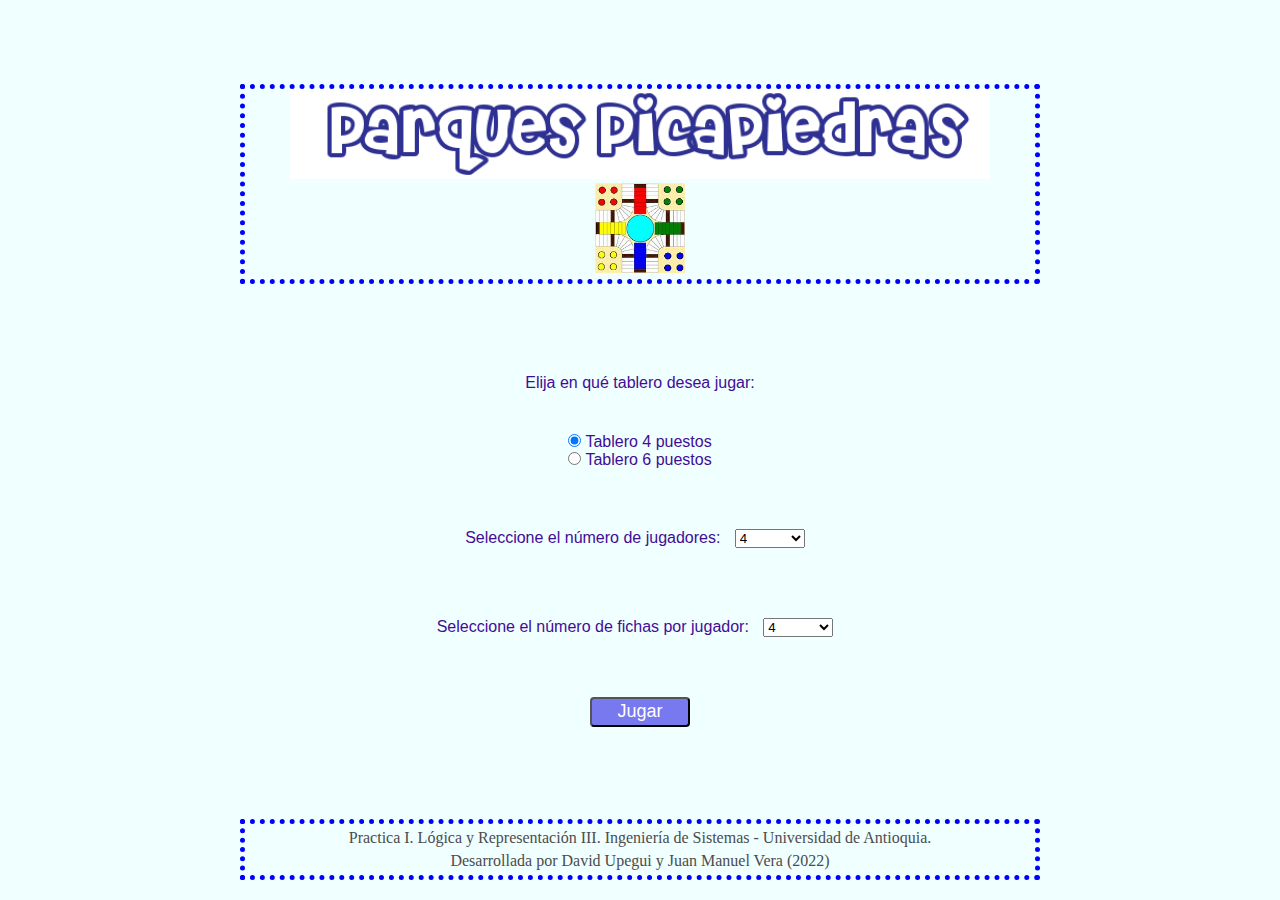
<file: index.html>
<!DOCTYPE html>
<html lang="en">
<head>
    <meta charset="UTF-8">
    <meta http-equiv="X-UA-Compatible" content="IE=edge">
    <meta name="viewport" content="width=device-width, initial-scale=1.0">
    <link rel="stylesheet" href="css/stylesIndex.css">
    <title>Document</title>
</head>
<body>
    <header id="head">
        <img alt="Parques picapiedras" src="css/titulo.png" id="titulo">
        <img alt="icono" src="css/parques.jfif" id="icono">
    </header>
    <div id="cont">
        <form method="post">
            <li>
                <p class="">Elija en qué tablero desea jugar:</p><br><br>
                <div id="options">
                    <input name="tamañoTablero" type="radio" id="tablero4" value="4" checked="true" class="btn-radio">
                    <label for="tablero4" class="label"> Tablero 4 puestos</label>
                    <br>
                    <input name="tamañoTablero" type="radio" id="tablero6" value="6" class="btn-radio">
                    <label for="tablero6" class="label"> Tablero 6 puestos</label>  
                </div>
                
            </li>
            <li>
                <label for="playerNumber">Seleccione el número de jugadores:</label>
                    <select name="selectPlayerNumber" id="playerNumber">
                        <option value="2">2</option>
                        <option value="3">3</option>
                        <option value="4" selected="selected">4</option>
                        <option value="5" id="option5">5</option>
                        <option value="6" id="option6">6</option>
                    </select>
            </li>
            <li>
                <label for="tabsNumber">Seleccione el número de fichas por jugador:</label>
                <select name="selectTabsNumber" id="tabsNumber">
                    <option value="2">2</option>
                    <option value="3">3</option>
                    <option value="4" selected="selected">4</option>
                </select>
            </li>
            <li>
                <input type="submit" value="Jugar" class="btn" id="btnSubmit">
            </li>
        </form>
    </div>
    <footer id="foot">
        <p>
            Practica I. Lógica y Representación III. Ingeniería de Sistemas - Universidad de Antioquia.
        </p>
        <p>
            Desarrollada por David Upegui y Juan Manuel Vera (2022)
        </p>
    </footer>
    <script src="./js/index.js"></script>
</body>
</html>
</file>
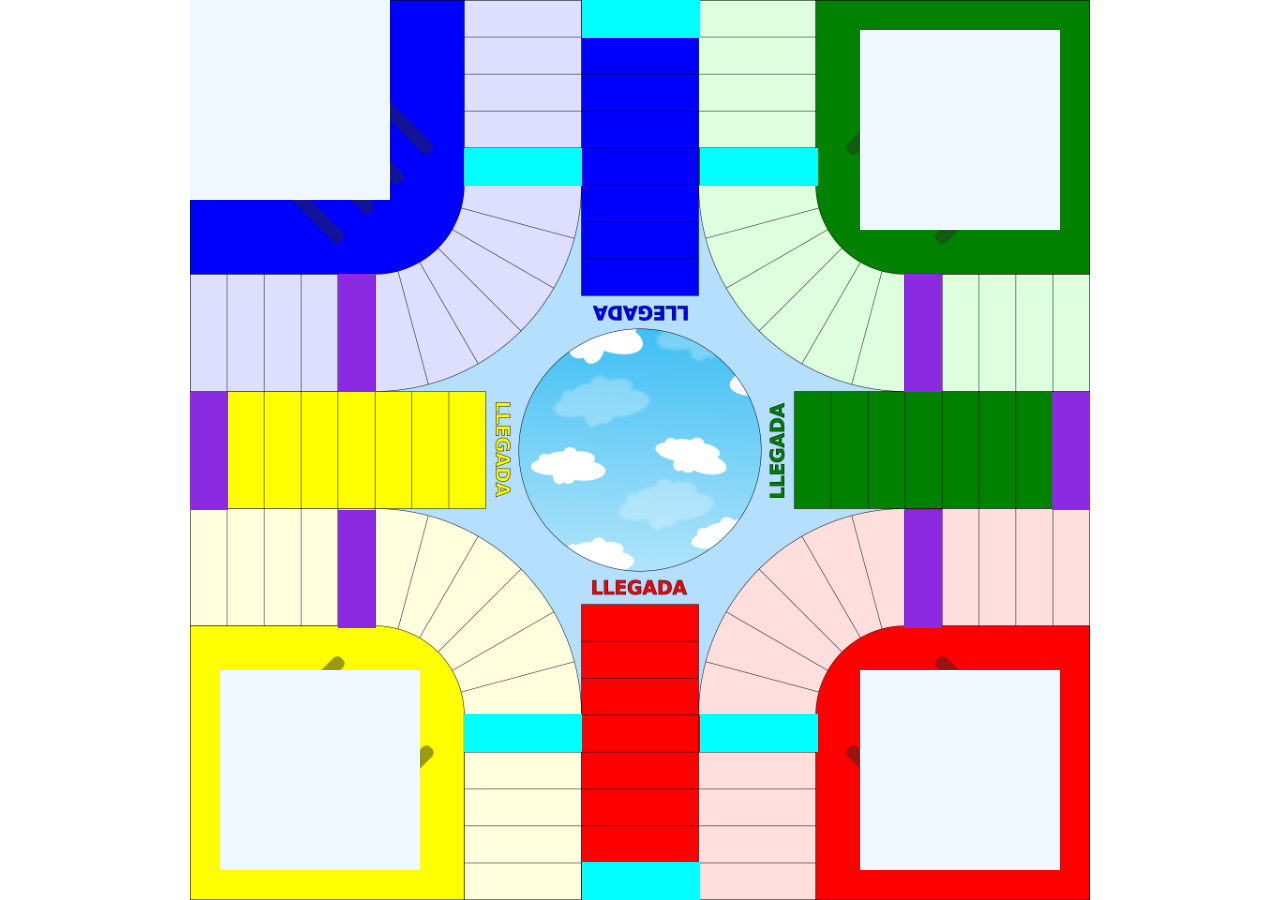
<file: Prueba/index.html>
<!DOCTYPE html>
<html lang="en">
<head>
    <meta charset="UTF-8">
    <meta http-equiv="X-UA-Compatible" content="IE=edge">
    <meta name="viewport" content="width=device-width, initial-scale=1.0">
    <title>Document</title>
    <link href="css/styles.css" rel="stylesheet">
</head>
<body>
    <div id="tablero">
        <div id="blueHouse" class="home">

        </div>
        <div id="blueSalida" class="casillaHorizontal">
            
        </div>
        <div id="blueSeguroUno" class="casillaHorizontal">
            
        </div>
        <div id="blueSeguroDos" class="casillaVertical">
            
        </div>


        <div id="yellowHouse" class="home">

        </div>
        <div id="yellowSalida" class="casillaVertical">
            
        </div>
        <div id="yellowSeguroUno" class="casillaVertical">
            
        </div>
        <div id="yellowSeguroDos" class="casillaHorizontal">
            
        </div>


        <div id="greenHouse" class="home">

        </div>
        <div id="greenSalida" class="casillaVertical">
            
        </div>
        <div id="greenSeguroUno" class="casillaVertical">
            
        </div>
        <div id="greenSeguroDos" class="casillaHorizontal">
            
        </div>


        <div id="redHouse" class="home">

        </div>
        <div id="redSalida" class="casillaHorizontal">
            
        </div>
        <div id="redSeguroUno" class="casillaHorizontal">
            
        </div>
        <div id="redSeguroDos" class="casillaVertical">
            
        </div>
    </div>
</body>
</html>
</file>
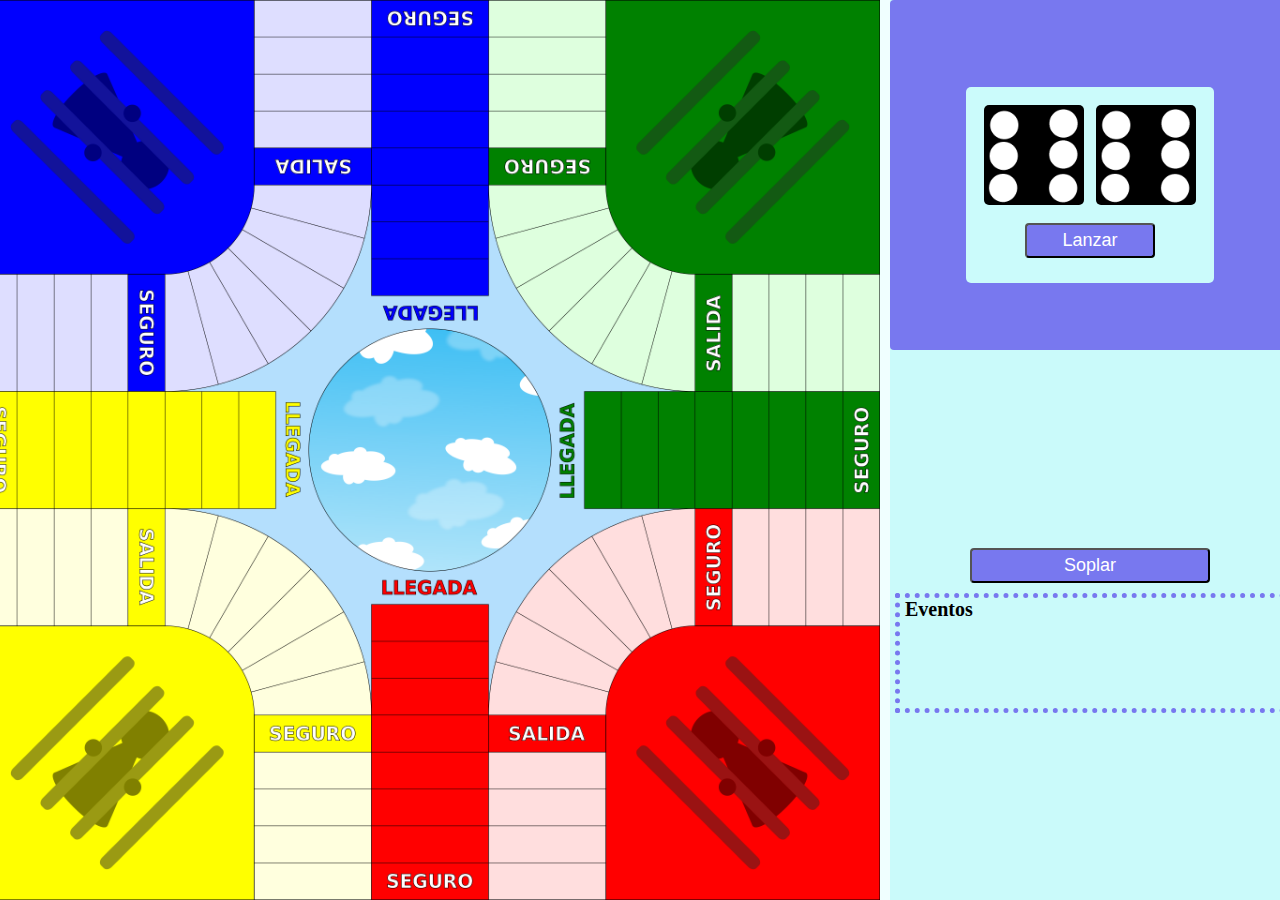
<file: tablero4.html>
<!DOCTYPE html>
<html lang="en">
<head>
    <meta charset="UTF-8">
    <meta http-equiv="X-UA-Compatible" content="IE=edge">
    <meta name="viewport" content="width=device-width, initial-scale=1.0">
    <title>Document</title>
    <link href="css/stylesTablero4.css" rel="stylesheet">
</head>
<body>
    <div class="content">
        <div id="tablero">
            <div class="alert" id="alert"></div>
            <div id="blueHouse" class="home">
    
            </div>
            <div id="blueSalida" class="casillaHorizontal">
                
            </div>
            <div id="blueSeguroUno" class="casillaHorizontal">
                
            </div>
            <div id="blueSeguroDos" class="casillaVertical">
                
            </div>
    
    
            <div id="yellowHouse" class="home">
    
            </div>
            <div id="yellowSalida" class="casillaVertical">
                
            </div>
            <div id="yellowSeguroUno" class="casillaVertical">
                
            </div>
            <div id="yellowSeguroDos" class="casillaHorizontal">
                
            </div>
    
    
            <div id="greenHouse" class="home">
    
            </div>
            <div id="greenSalida" class="casillaVertical">
                
            </div>
            <div id="greenSeguroUno" class="casillaVertical">
                
            </div>
            <div id="greenSeguroDos" class="casillaHorizontal">
                
            </div>
    
    
            <div id="redHouse" class="home">
    
            </div>
            <div id="redSalida" class="casillaHorizontal">
                
            </div>
            <div id="redSeguroUno" class="casillaHorizontal">
                
            </div>
            <div id="redSeguroDos" class="casillaVertical">
                
            </div>
            <div id="blueFinish" class="finish"></div>
            <div id="greenFinish" class="finish"></div>
            <div id="yellowFinish" class="finish"></div>
            <div id="redFinish" class="finish"></div>
        </div>

        <div id="panel">
            <div id="contDados">
                <div class="dice-control">
                    <div class="dice-img">
                        <img src="css/dados/6.png" id="dice1" class="dice-img">
                        <img src="css/dados/6.png" id="dice2" class="dice-img">
                    </div>
                    <button class="btn-dices btn" id="btnDices">Lanzar</button> 
                </div>
            </div>
            <div id="controles">
                <button class="btn" id="soplar">
                    Soplar
                </button>
                <div class="alertControl" id="alertPanel">
                    <p  id = "titleEvents"><b>Eventos</b></p>
                </div>
            </div>
        </div>
    </div>

    <script src="./js/script.js"></script>
</body>
</html>
</file>
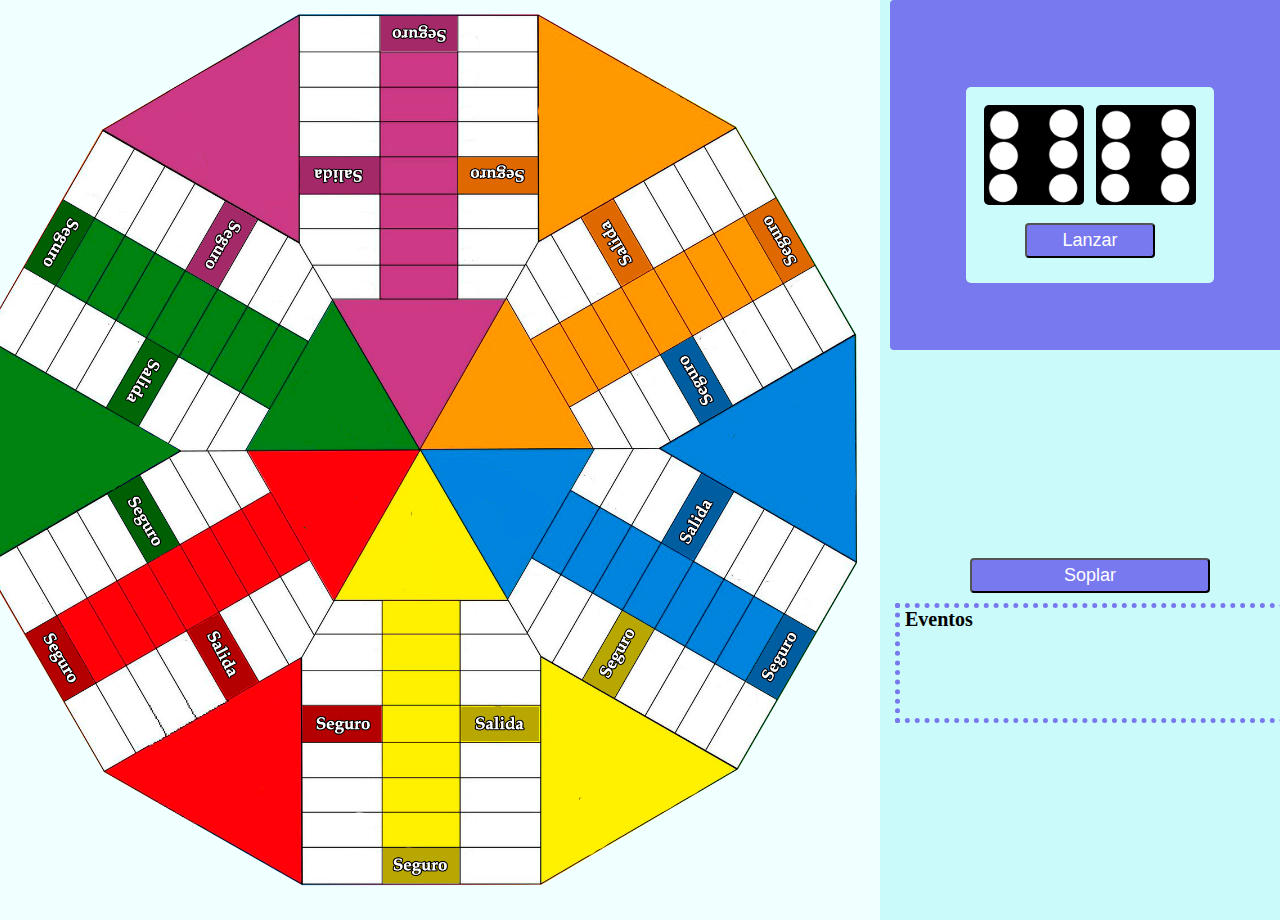
<file: tablero6.html>
<!DOCTYPE html>
<html lang="en">
<head>
    <meta charset="UTF-8">
    <meta http-equiv="X-UA-Compatible" content="IE=edge">
    <meta name="viewport" content="width=device-width, initial-scale=1.0">
    <title>Document</title>
    <link rel="stylesheet" href="./css/stylesTablero6.css">
</head>
<body>
    <div class="content">
        <div id="tablero">
            <div class="alert" id="alert"></div>
            <div id="greenHouse" class="home">
    
            </div>
            <div id="greenSalida" class="casillaDiagonalDos">
                
            </div>
            <div id="greenSeguroUno" class="casillaDiagonalDos">
                
            </div>
            <div id="greenSeguroDos" class="casillaDiagonalUno">
                
            </div>
    
    
            <div id="redHouse" class="home">
                
            </div>
            <div id="redSalida" class="casillaDiagonalUno">
                
            </div>
            <div id="redSeguroUno" class="casillaDiagonalUno">
                
            </div>
            <div id="redSeguroDos" class="casillaHorizontal">
                
            </div>
    
            <div id="pinkHouse" class="home">
    
            </div>
            <div id="pinkSalida" class="casillaHorizontal">
                
            </div>
            <div id="pinkSeguroUno" class="casillaHorizontal">
                
            </div>
            <div id="pinkSeguroDos" class="casillaDiagonalDos">
                
            </div>
    
    
            <div id="yellowHouse" class="home">
    
            </div>
            <div id="yellowSalida" class="casillaHorizontal">
                
            </div>
            <div id="yellowSeguroUno" class="casillaHorizontal">
                
            </div>
            <div id="yellowSeguroDos" class="casillaDiagonalDos">
                
            </div>
    
            <div id="blueHouse" class="home">
    
            </div>
            <div id="blueSalida" class="casillaDiagonalDos">
                
            </div>
            <div id="blueSeguroUno" class="casillaDiagonalDos">
                
            </div>
            <div id="blueSeguroDos" class="casillaDiagonalUno">
                
            </div>
    
            <div id="orangeHouse" class="home">
    
            </div>
            <div id="orangeSalida" class="casillaDiagonalUno">
                
            </div>
            <div id="orangeSeguroUno" class="casillaDiagonalUno">
                
            </div>
            <div id="orangeSeguroDos" class="casillaHorizontal">
                
            </div>
            <div id="blueFinish" class="finish"></div>
            <div id="greenFinish" class="finish"></div>
            <div id="yellowFinish" class="finish"></div>
            <div id="redFinish" class="finish"></div>
            <div id="pinkFinish" class="finish"></div>
            <div id="orangeFinish" class="finish"></div>
        </div>
    
        <div id="panel">
            <div id="contDados">
                <div class="dice-control">
                    <div class="dice-img">
                        <img src="css/dados/6.png" id="dice1" class="dice-img">
                        <img src="css/dados/6.png" id="dice2" class="dice-img">
                    </div>
                    <button class="btn-dices btn" id="btnDices">Lanzar</button> 
                </div>
            </div>
            <div id="controles">
                <button class="btn" id="soplar">Soplar</button>
                <div class="alertControl" id="alertPanel">
                    <p  id = "titleEvents"><b>Eventos</b></p>
                </div>
            </div>
        </div>
    </div>

    <script src="./js/script.js"></script>
</body>
</html>
</file>
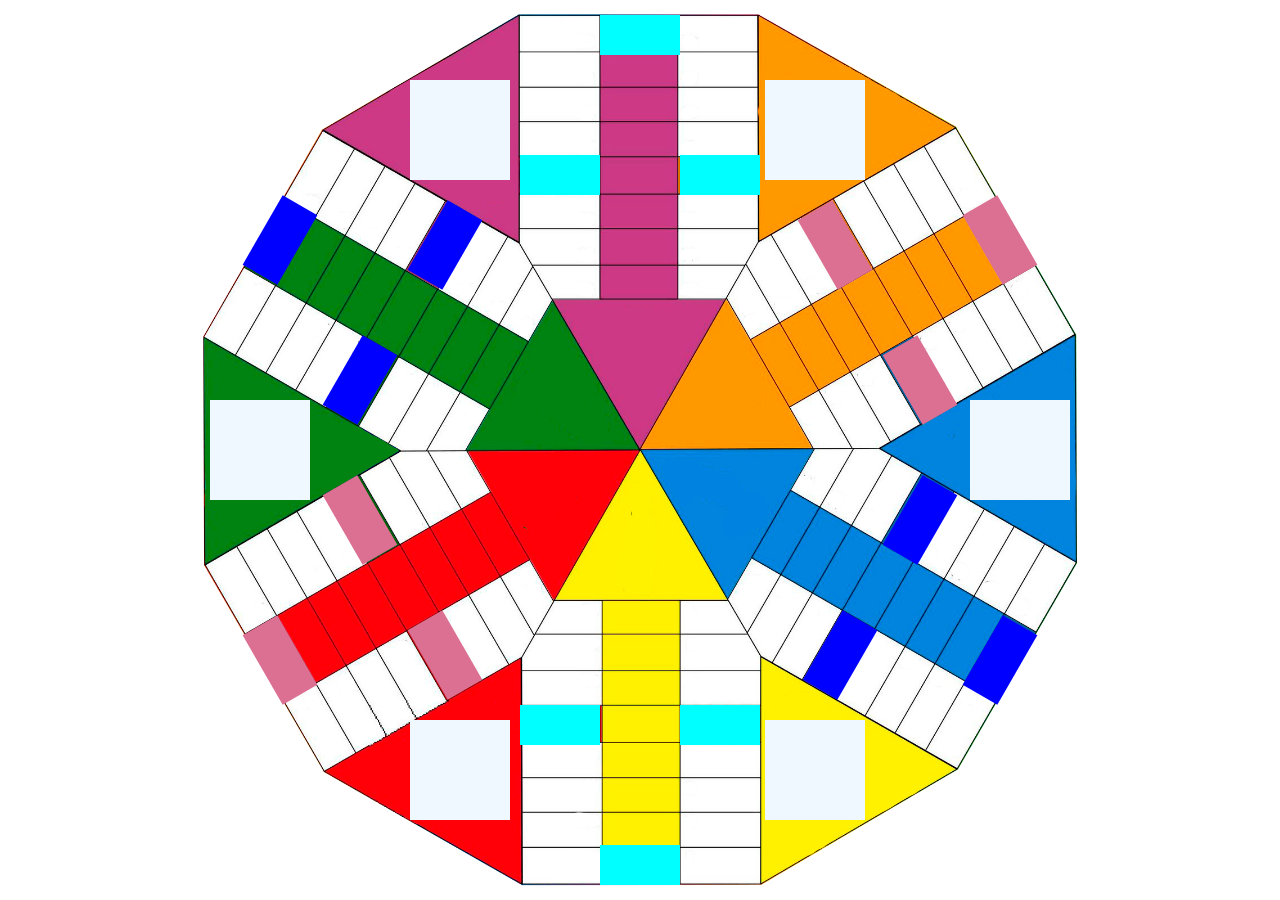
<file: Tablero6/tablero6.html>
<!DOCTYPE html>
<html lang="en">
<head>
    <meta charset="UTF-8">
    <meta http-equiv="X-UA-Compatible" content="IE=edge">
    <meta name="viewport" content="width=device-width, initial-scale=1.0">
    <title>Document</title>
    <link href="css/styles.css" rel="stylesheet">
</head>
<body>
    <div id="tablero">
        <div id="greenHouse" class="home">

        </div>
        <div id="greenSalida" class="casillaDiagonalDos">
            
        </div>
        <div id="greenSeguroUno" class="casillaDiagonalDos">
            
        </div>
        <div id="greenSeguroDos" class="casillaDiagonalUno">
            
        </div>


        <div id="redHouse" class="home">

        </div>
        <div id="redSalida" class="casillaDiagonalUno">
            
        </div>
        <div id="redSeguroUno" class="casillaDiagonalUno">
            
        </div>
        <div id="redSeguroDos" class="casillaHorizontal">
            
        </div>

        <div id="pinkHouse" class="home">

        </div>
        <div id="pinkSalida" class="casillaHorizontal">
            
        </div>
        <div id="pinkSeguroUno" class="casillaHorizontal">
            
        </div>
        <div id="pinkSeguroDos" class="casillaDiagonalDos">
            
        </div>


        <div id="yellowHouse" class="home">

        </div>
        <div id="yellowSalida" class="casillaHorizontal">
            
        </div>
        <div id="yellowSeguroUno" class="casillaHorizontal">
            
        </div>
        <div id="yellowSeguroDos" class="casillaDiagonalDos">
            
        </div>

        <div id="blueHouse" class="home">

        </div>
        <div id="blueSalida" class="casillaDiagonalDos">
            
        </div>
        <div id="blueSeguroUno" class="casillaDiagonalDos">
            
        </div>
        <div id="blueSeguroDos" class="casillaDiagonalUno">
            
        </div>

        <div id="orangeHouse" class="home">

        </div>
        <div id="orangeSalida" class="casillaDiagonalUno">
            
        </div>
        <div id="orangeSeguroUno" class="casillaDiagonalUno">
            
        </div>
        <div id="orangeSeguroDos" class="casillaHorizontal">
            
        </div>
    </div>
</body>
</html>
</file>
<file: css/stylesIndex.css>
* {
    box-sizing: border-box;
    margin: 0;
    padding: 0;
}

html, body {
    box-sizing: border-box;
    width: 100%;
    justify-content: center;
    margin:0;
    text-align: center;
    position: relative;
    background-color: azure;
}

body{
    display:flex;
    flex-direction: column;
    align-items: center;
    min-height: 100vh;
}

li{
    list-style: none;
    font-family: 'Franklin Gothic Medium', 'Arial Narrow', Arial, sans-serif;
    font-size: 20;
    color: rgb(66, 12, 151);
    margin: 50px;
}

select{
    width: 70px;
    margin: 10px;
    transition-duration: 200ms;
}

.btn{
    height: 30px;
    width: 100px;
    background-color: rgb(120, 120, 239);
    color: white;
    font-family: 'Franklin Gothic Medium', 'Arial Narrow', Arial, sans-serif;
    font-size: 18px;
    text-align: center;
    border-radius: 4px;
    transition-duration: 300ms ;
}

.btn:hover{
    background-color: rgb(88, 88, 240);
    cursor: pointer;
    height: 35px;
    width: 110px;
    transition-duration: 300ms ;
}



select:hover{
    background-color: rgb(206, 206, 246);
    font-family: 'Franklin Gothic Medium', 'Arial Narrow', Arial, sans-serif;
    transition-duration: 200ms;
    font-weight: 100;
}

.label:hover{
    cursor: pointer;
}

.btn-radio:hover{
    cursor: pointer;
}

#head, #cont, #foot{
    margin: 20px;
    align-items: center;
}

#head{
    height: 200px;
    width: 800px;
    border: 5px dotted blue;
    position: relative;
    top: 0;
}

#cont{
    height: fit-content;
    padding-bottom: 2.5rem;

}

#foot{
    font-family: Cambria, Cochin, Georgia, Times, 'Times New Roman', serif;
    font-size: 16px;
    color: rgb(76, 76, 76);
    width: 800px;
    border: 5px dotted blue;
    position: absolute;
    bottom: 0;
}

#titulo{
    width: 700px;
}

#icono{
    width: 90px;
}

p{
    margin:5px;
}
</file>
<file: Prueba/css/styles.css>
* {
    box-sizing: border-box;
    margin: 0;
    padding: 0;
}

html, body {
    height: 100%;
    width: 100%;
    display: flex;
    justify-content: center;
    align-items: center;
    margin:0;
}

.home{
    height: 200px;
    width: 200px;
    background-color: aliceblue;
    position: absolute;
}

.casillaVertical{
    height: 118px;
    width: 38px;
    background-color: blueviolet;
    position: absolute;
}

.casillaHorizontal{
    height: 38px;
    width: 118px;
    background-color: aqua;
    position: absolute;
}

#tablero {
    height: 900px;
    width: 900px;
    background-image: url("tablero.png");
    background-size: cover;
}

#blueHome{
    margin-left: 30px;
    margin-top: 30px;
}

#blueSeguroUno{
    margin-left: 392px;
}

#blueSalida{
    margin-left: 274px;
    margin-top: 148px;
}

#blueSeguroDos{
    margin-top: 274px;
    margin-left: 148px;
}

#yellowHouse{
    margin-left: 30px;
    margin-top: 670px;
}

#yellowSalida{
    margin-top: 510px;
    margin-left: 148px;
}

#yellowSeguroUno{
    margin-top: 392px;
}

#yellowSeguroDos{
    margin-top: 714px;
    margin-left: 274px;                                                             
}

#greenHouse{
    margin-left: 670px;
    margin-top: 30px;
}

#greenSalida{
    margin-top: 274px;
    margin-left: 714px;
}

#greenSeguroUno{
    margin-top: 392px;
    margin-left: 862px;
}

#greenSeguroDos{
    margin-top: 148px;
    margin-left: 510px;                                                           
}

#redHouse{
    margin-left: 670px;
    margin-top: 670px;
}

#redSalida{
    margin-top: 714px;
    margin-left: 510px;  
}

#redSeguroUno{
    margin-top: 862px;
    margin-left: 392px;
}

#redSeguroDos{
    margin-top: 510px;
    margin-left: 714px;                                                           
}
</file>
<file: css/stylesTablero4.css>
* {
    box-sizing: border-box;
    margin: 0;
    padding: 0;
}

html, body {
    width: 100%;
    display: flex;
    justify-content: center;
    align-items: center;
    margin:0;
    background-color: azure;
}
.content{
    display: flex;
    flex-direction: row;
}

.dice-container{
    display: flex;
    justify-content: center;
    margin: 5px;
}

.dice-img img{
    height: 100px;
    width: 100px;
    margin: 3px;
    border-radius: 5px;
}

.dice-control{
    border-radius: 5px;
    background-color: rgb(203, 251, 251);
    padding: 15px;
    margin-top: 20%;
    display: flex;
    align-items: center;
    flex-direction: column;
    margin: 30% 8px 8px 8px;
    margin-bottom: 100px;
}

.btn{
    width: 60%;
    margin: 10px 0;
    height: 35px;
    background-color: rgb(120, 120, 239);
    color: white;
    font-family: 'Franklin Gothic Medium', 'Arial Narrow', Arial, sans-serif;
    font-size: 18px;
    text-align: center;
    border-radius: 4px;
    transition-duration: 300ms ;
}

.btn-dices:hover{
    background-color: rgb(88, 88, 240);
    width: 70%;
    transition-duration: 300ms ;
}

.btn-active{
    border-color:  rgb(95, 95, 245);
    box-shadow: 0 0 15px 5px  rgb(120, 120, 239);
}

.btn:hover{
    cursor: pointer;
}

.home{
    height: 200px;
    width: 200px;
    position: absolute;
    display: flex;
    flex-wrap: wrap;
}

.casillaVertical{
    display: flex;
    flex-wrap: wrap;
    height: 118px;
    width: 38px;
    position: absolute;
    align-items: center;
    justify-content: center;
}

.casillaHorizontal{
    height: 38px;
    width: 118px;
    position: absolute;
    display: flex;
    flex-wrap: wrap;
    align-items: center;
    justify-content: center;
}

.square-showed{
    border: solid;
    border-width: 3px;
    outline: none;
    border-color: blueviolet;
    box-shadow: 0 0 15px blueviolet;
}

.finish{
    width: 80px;
    height: 80px;
    position: absolute;
    display: flex;
    flex-wrap: wrap;
    align-items: center;
    justify-content: center;
}

#tablero {
    height: 900px;
    width: 900px;
    background-image: url("./tablero4.png");
    background-size: cover;
    position: relative;
}

#blueHome{
    margin-left: 30px;
    margin-top: 30px;
}

#blueSeguroUno{
    margin-left: 392px;
}

#blueSalida{
    margin-left: 274px;
    margin-top: 148px;
}

#blueSeguroDos{
    margin-top: 274px;
    margin-left: 148px;
}

#yellowHouse{
    margin-left: 30px;
    margin-top: 670px;
}

#yellowSalida{
    margin-top: 510px;
    margin-left: 148px;
}

#yellowSeguroUno{
    margin-top: 392px;
}

#yellowSeguroDos{
    margin-top: 714px;
    margin-left: 274px;                                                             
}

#greenHouse{
    margin-left: 670px;
    margin-top: 30px;
}

#greenSalida{
    margin-top: 274px;
    margin-left: 714px;
}

#greenSeguroUno{
    margin-top: 392px;
    margin-left: 862px;
}

#greenSeguroDos{
    margin-top: 148px;
    margin-left: 510px;                                                           
}

#redHouse{
    margin-left: 670px;
    margin-top: 670px;
}

#redSalida{
    margin-top: 714px;
    margin-left: 510px;  
}

#redSeguroUno{
    margin-top: 862px;
    margin-left: 392px;
}

#redSeguroDos{
    margin-top: 510px;
    margin-left: 714px;                                                           
}

#blueFinish{
    margin-top: 330px;
    margin-left: 410px;
}

#yellowFinish{
    margin-top: 410px;
    margin-left: 330px;
}

#greenFinish{
    margin-top: 410px;
    margin-left: 490px;
}

#redFinish{
    margin-top: 490px;
    margin-left: 410px;
}

#contDados{
    height: 350px;
    width: 400px;
    display: flex;
    align-items: center;
    justify-content: center;
    flex-direction: column;
    background-color: rgb(120, 120, 239);
    color: white;
    font-family: 'Franklin Gothic Medium', 'Arial Narrow', Arial, sans-serif;
    font-size: 18px;
    text-align: center;
    border-radius: 4px;
    transition-duration: 300ms ;
}

#controles{
    height: 550px;
    width: 400px;
    display: flex;
    align-items: center;
    justify-content: center;
    flex-direction: column;
}

#panel{
    display: flex;
    flex-direction: column;
    align-items: center;
    margin: 0px 10px;
    background-color: rgb(202, 250, 250);
}

#alert{
    width: 390px;
    height: 120px;
    border: 5px dotted rgb(120, 120, 239);
}

.alertControl{
    width: 390px;
    height: 120px;
    border: 5px dotted rgb(120, 120, 239);
    overflow-y: auto;
    scroll-behavior: smooth;
    word-wrap: normal;
}

#titleEvents{
    font-size: 20px;
}

.alertControl p{
    margin: 0px 0px 0px 5px;
}

.tab {
    width: 30px;
    height: 30px;
    margin: 5px;
    border-radius: 50%;
    z-index: 1000;
    border: solid;
    border-color: black;
    border-width: 2px;
    filter: brightness(100%);
}

.casillaHorizontal .tab{
    width: 18px;
    height: 18px;
    margin: 5px;
    border-radius: 50%;
    z-index: 1000;
    border: solid;
    border-color: black;
    border-width: 2px;
}

.casillaVertical .tab{
    width: 18px;
    height: 18px;
    margin: 5px;
    border-radius: 50%;
    z-index: 1000;
    border: solid;
    border-color: black;
    border-width: 2px;
}

.finish .tab{
    width: 13px;
    height: 13px;
    margin: 5px;
    border-radius: 50%;
    z-index: 1000;
    border: solid;
    border-color: black;
    border-width: 2px;
}

.casillaHorizontal .tab-clicked{
    width: 18px;
    height: 18px;
    margin: 5px;
    border-radius: 50%;
    z-index: 1000;
    border: solid;
    border-width: 2px;
    border: solid;
    border-color: rgb(255, 174, 0);
    filter: brightness(75%);
}

.casillaVertical .tab-clicked{
    width: 18px;
    height: 18px;
    margin: 5px;
    border-radius: 50%;
    z-index: 1000;
    border: solid;
    border-width: 2px;
    border: solid;
    border-color: rgb(255, 174, 0);
    filter: brightness(75%);
}


.casillaHorizontal .tab-active{
    outline: none;
    box-shadow: 0 0 15px 5px rgb(255, 247, 0);
}

.casillaVertical .tab-active{
    outline: none;
    box-shadow: 0 0 15px 5px rgb(255, 247, 0);
}

.tab-active:hover{
    filter: brightness(110%);
    outline: none;
    border-color: rgb(255, 247, 0);
    box-shadow: 0 0 15px 5px rgb(255, 247, 0);
}
.greenTab{
    background-color: rgb(66, 210, 66);
}
.blueTab{
    background-color: rgb(64, 92, 216);
}
.yellowTab{
    background-color: rgb(244, 244, 115);
}
.redTab{
    background-color: rgb(248, 56, 56);
}
.pinkTab{
    background-color: rgb(254, 127, 148);
}
.orangeTab{
    background-color: rgb(244, 176, 49);
}

.alert{
    opacity: 0;
    position: absolute;
    width: 800px;
    max-width: 500px;
    word-wrap: break-word;
    z-index: 100;
    top:50%;
    left: 50%;
    transform: translate(-50%,-50%);
    font-size: 25px;
    background-color: rgba(197, 214, 237, 0.564);
    font-weight: bold;
    font-family: 'Gill Sans', 'Gill Sans MT', Calibri, 'Trebuchet MS', sans-serif;
    padding: 20px;
    border-radius: 10px;
    transition-duration: 500ms;
    text-align: center;
    text-justify: auto;
}

.show-alert{
    opacity: 1;
    transition: opacity 0.7s ease-in-out;
}
</file>
<file: css/stylesTablero6.css>
* {
    box-sizing: border-box;
    margin: 0;
    padding: 0;
}

html, body {
    width: 100%;
    display: flex;
    justify-content: center;
    align-items: center;
    margin:0;
    background-color: azure;

}

.home{
    height: 100px;
    width: 100px;
    position: absolute;
    display: flex;
    flex-wrap: wrap;
}

.casillaHorizontal{
    display: flex;
    flex-wrap: wrap;
    height: 40px;
    width: 80px;
    position: absolute;
    align-items: center;
    justify-content: center;
}

.casillaDiagonalUno{
    height: 40px;
    width: 80px;
    position: absolute;
    transform: rotate(60deg);
    display: flex;
    flex-wrap: wrap;
    align-items: center;
    justify-content: center;
}

.casillaDiagonalDos{
    height: 40px;
    width: 80px;
    position: absolute;
    transform: rotate(-60deg);
    display: flex;
    flex-wrap: wrap;
    align-items: center;
    justify-content: center;
}

.content{
    display: flex;
    flex-direction: row;
}

.dice-container{
    display: flex;
    justify-content: center;
    margin: 5px;
}

.dice-img img{
    height: 100px;
    width: 100px;
    margin: 3px;
    border-radius: 5px;
}

.dice-control{
    border-radius: 5px;
    background-color: rgb(203, 251, 251);
    padding: 15px;
    margin-top: 20%;
    display: flex;
    align-items: center;
    flex-direction: column;
    margin: 30% 8px 8px 8px;
    margin-bottom: 100px;
}

.btn{
    width: 60%;
    margin: 10px 0;
    height: 35px;
    background-color: rgb(120, 120, 239);
    color: white;
    font-family: 'Franklin Gothic Medium', 'Arial Narrow', Arial, sans-serif;
    font-size: 18px;
    text-align: center;
    border-radius: 4px;
    transition-duration: 300ms ;
}

.btn-dices:hover{
    background-color: rgb(88, 88, 240);
    width: 70%;
    transition-duration: 300ms ;
}

.btn-active{
    border-color:  rgb(95, 95, 245);
    box-shadow: 0 0 15px 5px  rgb(120, 120, 239);
}

.btn:hover{
    cursor: pointer;
}

.finish{
    width: 80px;
    height: 80px;
    position: absolute;
    display: flex;
    flex-wrap: wrap;
    align-items: center;
    justify-content: center;
}

.square-showed{
    border: solid;
    border-width: 3px;
    outline: none;
    border-color: blueviolet;
    box-shadow: 0 0 15px blueviolet;
}


#tablero {
    height: 900px;
    width: 900px;
    background-image: url("./tablero6.png");
    background-size: cover;
    position: relative;
}

#pinkHouse{
    margin-left: 220px;
    margin-top: 80px;
}

#pinkSalida{
    margin-left: 330px;
    margin-top: 155px;
}

#pinkSeguroUno{
    margin-left: 410px;
    margin-top: 15px;
}

#pinkSeguroDos{
    margin-left: 215px;
    margin-top: 225px;
}

#orangeHouse{
    margin-left: 575px;
    margin-top: 80px;
}

#orangeSalida{
    margin-left: 605px;
    margin-top: 225px;
}

#orangeSeguroUno{
    margin-left: 770px;
    margin-top: 220px;
}

#orangeSeguroDos{
    margin-left: 490px;
    margin-top: 155px;
}

#blueHouse{
    margin-left: 780px;
    margin-top: 400px;
}

#blueSalida{
    margin-left: 690px;
    margin-top: 500px;
}

#blueSeguroUno{
    margin-left: 770px;
    margin-top: 640px;
}

#blueSeguroDos{
    margin-left: 690px;
    margin-top: 360px;
}

#yellowHouse{
    margin-left: 575px;
    margin-top: 720px;
}

#yellowSalida{
    margin-left: 490px;
    margin-top: 705px;
}

#yellowSeguroUno{
    margin-left: 410px;
    margin-top: 845px;
}

#yellowSeguroDos{
    margin-left: 610px;
    margin-top: 635px;
}

#redHouse{
    margin-left: 220px;
    margin-top: 720px;
}

#redSalida{
    margin-left: 215px;
    margin-top: 635px;
}

#redSeguroUno{
    margin-left: 50px;
    margin-top: 640px;
}

#redSeguroDos{
    margin-left: 330px;
    margin-top: 705px;
}

#greenHouse{
    margin-left: 20px;
    margin-top: 400px;
}

#greenSalida{
    margin-left: 130px;
    margin-top: 360px;
}

#greenSeguroUno{
    margin-left: 50px;
    margin-top: 220px;
}

#greenSeguroDos{
    margin-left: 130px;
    margin-top: 500px;
}

#pinkFinish{
    margin-top: 300px;
    margin-left: 410px;
}

#orangeFinish{
    transform: rotate(60deg);
    margin-top: 355px;
    margin-left: 505px;
}

#blueFinish{
    transform: rotate(-60deg);
    margin-top: 465px;
    margin-left: 505px;
}

#yellowFinish{
    margin-top: 520px;
    margin-left: 410px;
}

#redFinish{
    transform: rotate(60deg);
    margin-top: 465px;
    margin-left: 315px;
}

#greenFinish{
    transform: rotate(-60deg);
    margin-top: 355px;
    margin-left: 315px;
}

#contDados{
    height: 350px;
    width: 400px;
    display: flex;
    align-items: center;
    justify-content: center;
    flex-direction: column;
    background-color: rgb(120, 120, 239);
    color: white;
    font-family: 'Franklin Gothic Medium', 'Arial Narrow', Arial, sans-serif;
    font-size: 18px;
    text-align: center;
    border-radius: 4px;
    transition-duration: 300ms ;
}

#controles{
    height: 550px;
    width: 400px;
    margin: 10px;
    display: flex;
    align-items: center;
    justify-content: center;
    flex-direction: column;
}

#panel{
    display: flex;
    flex-direction: column;
    align-items: center;
    margin: 0px 10px;
    background-color: rgb(202, 250, 250);
}

#alert{
    width: 390px;
    height: 120px;
    border: 5px dotted rgb(120, 120, 239);
}

.alertControl{
    width: 390px;
    height: 120px;
    border: 5px dotted rgb(120, 120, 239);
    overflow-y: auto;
    scroll-behavior: smooth;
    word-wrap: normal;
}

#titleEvents{
    font-size: 20px;
}

.alertControl p{
    margin: 0px 0px 0px 5px;
}



.tab {
    width: 30px;
    height: 30px;
    margin: 3px;
    border-radius: 50%;
    z-index: 1000;
    border: solid;
    border-color: black;
    border-width: 2px;
    filter: brightness(100%);
}
.casillaDiagonalDos .tab{
    width: 13px;
    height: 13px;
    margin: 3px;
    border-radius: 50%;
    z-index: 1000;
    border: solid;
    border-color: black;
    border-width: 2px;
}

.casillaDiagonalUno .tab{
    width: 13px;
    height: 13px;
    margin: 2px;
    border-radius: 50%;
    z-index: 1000;
    border: solid;
    border-color: black;
    border-width: 2px;
}
.finish .tab{
    width: 13px;
    height: 13px;
    margin: 2px;
    border-radius: 50%;
    z-index: 1000;
    border: solid;
    border-color: black;
    border-width: 2px;
}
.casillaHorizontal .tab{
    width: 13px;
    height: 13px;
    margin: 2px;
    border-radius: 50%;
    z-index: 1000;
    border: solid;
    border-color: black;
    border-width: 2px;
}

.casillaVertical .tab{
    width: 18px;
    height: 18px;
    margin: 5px;
    border-radius: 50%;
    z-index: 1000;
    border: solid;
    border-color: black;
    border-width: 2px;
}
.casillaDiagonalDos .tab-clicked{
    width: 18px;
    height: 18px;
    margin: 3px;
    border-radius: 50%;
    z-index: 1000;
    border: solid;
    border-width: 2px;
    border: solid;
    border-color: rgb(255, 174, 0);
    filter: brightness(75%);
}

.casillaDiagonalUno .tab-clicked{
    width: 18px;
    height: 18px;
    margin: 3px;
    border-radius: 50%;
    z-index: 1000;
    border: solid;
    border-width: 2px;
    border: solid;
    border-color: rgb(255, 174, 0);
    filter: brightness(75%);
}
.casillaHorizontal .tab-clicked{
    width: 18px;
    height: 18px;
    margin: 3px;
    border-radius: 50%;
    z-index: 1000;
    border: solid;
    border-width: 2px;
    border: solid;
    border-color: rgb(255, 174, 0);
    filter: brightness(75%);
}

.casillaVertical .tab-clicked{
    width: 18px;
    height: 18px;
    margin: 3px;
    border-radius: 50%;
    z-index: 1000;
    border: solid;
    border-width: 2px;
    border: solid;
    border-color: rgb(255, 174, 0);
    filter: brightness(75%);
}
.casillaDiagonalUno .tab-active{
    outline: none;
    box-shadow: 0 0 15px 5px rgb(255, 247, 0);
}
.casillaDiagonalDos .tab-active{
    outline: none;
    box-shadow: 0 0 15px 5px rgb(255, 247, 0);
}
.casillaHorizontal .tab-active{
    outline: none;
    box-shadow: 0 0 15px 5px rgb(255, 247, 0);
}

.casillaVertical .tab-active{
    outline: none;
    box-shadow: 0 0 15px 5px rgb(255, 247, 0);
}

.tab-active:hover{
    filter: brightness(110%);
    outline: none;
    border-color: rgb(255, 247, 0);
    box-shadow: 0 0 15px 5px rgb(255, 247, 0);
}

.greenTab{
    background-color: rgb(66, 210, 66);
}
.blueTab{
    background-color: rgb(53, 53, 188);
}
.yellowTab{
    background-color: rgb(244, 244, 115);
}
.redTab{
    background-color: rgb(248, 56, 56);
}
.pinkTab{
    background-color: rgb(254, 127, 148);
}
.orangeTab{
    background-color: rgb(244, 176, 49);
}

.alert{
    opacity: 0;
    position: absolute;
    width: 800px;
    max-width: 500px;
    word-wrap: break-word;
    z-index: 100;
    top:50%;
    left: 50%;
    transform: translate(-50%,-50%);
    font-size: 25px;
    background-color: rgba(197, 214, 237, 0.564);
    font-weight: bold;
    font-family: 'Gill Sans', 'Gill Sans MT', Calibri, 'Trebuchet MS', sans-serif;
    padding: 20px;
    border-radius: 10px;
    transition-duration: 500ms;
    text-align: center;
    text-justify: auto;
}

.show-alert{
    opacity: 1;
    transition: opacity 0.7s ease-in-out;
}

.dado{
    height: 100px;
    width: 100px;
}
</file>
<file: Tablero6/css/styles.css>
* {
    box-sizing: border-box;
    margin: 0;
    padding: 0;
}

html, body {
    height: 100%;
    width: 100%;
    display: flex;
    justify-content: center;
    align-items: center;
    margin:0;
}

.home{
    height: 100px;
    width: 100px;
    background-color: aliceblue;
    position: absolute;
}

.casillaHorizontal{
    height: 40px;
    width: 80px;
    background-color: aqua;
    position: absolute;
}

.casillaDiagonalUno{
    height: 40px;
    width: 80px;
    background-color: palevioletred;
    position: absolute;
    transform: rotate(60deg);
}

.casillaDiagonalDos{
    height: 40px;
    width: 80px;
    background-color: blue;
    position: absolute;
    transform: rotate(-60deg);
}

#tablero {
    height: 900px;
    width: 900px;
    background-image: url("tablero.png");
    background-size: cover;
}

#pinkHouse{
    margin-left: 220px;
    margin-top: 80px;
}

#pinkSalida{
    margin-left: 330px;
    margin-top: 155px;
}

#pinkSeguroUno{
    margin-left: 410px;
    margin-top: 15px;
}

#pinkSeguroDos{
    margin-left: 215px;
    margin-top: 225px;
}

#orangeHouse{
    margin-left: 575px;
    margin-top: 80px;
}

#orangeSalida{
    margin-left: 605px;
    margin-top: 225px;
}

#orangeSeguroUno{
    margin-left: 770px;
    margin-top: 220px;
}

#orangeSeguroDos{
    margin-left: 490px;
    margin-top: 155px;
}

#blueHouse{
    margin-left: 780px;
    margin-top: 400px;
}

#blueSalida{
    margin-left: 690px;
    margin-top: 500px;
}

#blueSeguroUno{
    margin-left: 770px;
    margin-top: 640px;
}

#blueSeguroDos{
    margin-left: 690px;
    margin-top: 360px;
}

#yellowHouse{
    margin-left: 575px;
    margin-top: 720px;
}

#yellowSalida{
    margin-left: 490px;
    margin-top: 705px;
}

#yellowSeguroUno{
    margin-left: 410px;
    margin-top: 845px;
}

#yellowSeguroDos{
    margin-left: 610px;
    margin-top: 635px;
}

#redHouse{
    margin-left: 220px;
    margin-top: 720px;
}

#redSalida{
    margin-left: 215px;
    margin-top: 635px;
}

#redSeguroUno{
    margin-left: 50px;
    margin-top: 640px;
}

#redSeguroDos{
    margin-left: 330px;
    margin-top: 705px;
}

#greenHouse{
    margin-left: 20px;
    margin-top: 400px;
}

#greenSalida{
    margin-left: 130px;
    margin-top: 360px;
}

#greenSeguroUno{
    margin-left: 50px;
    margin-top: 220px;
}

#greenSeguroDos{
    margin-left: 130px;
    margin-top: 500px;
}
</file>
